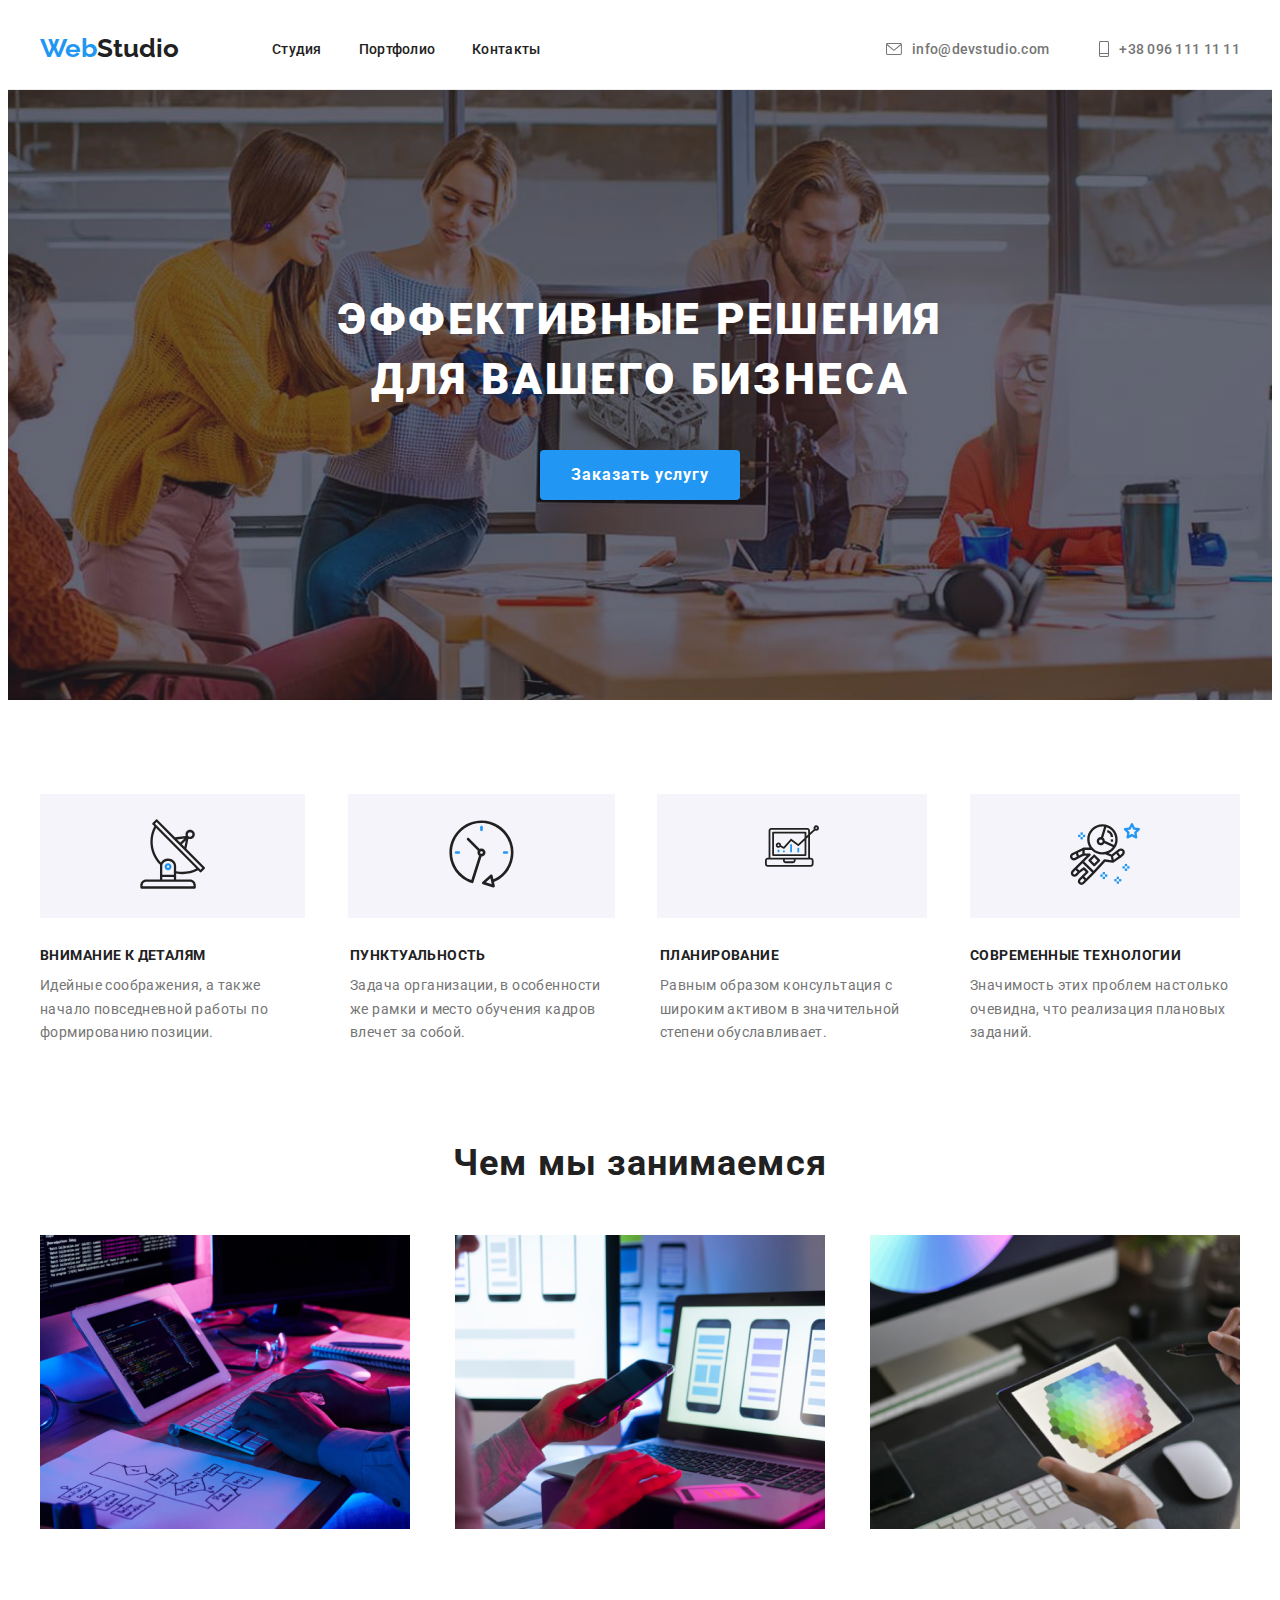
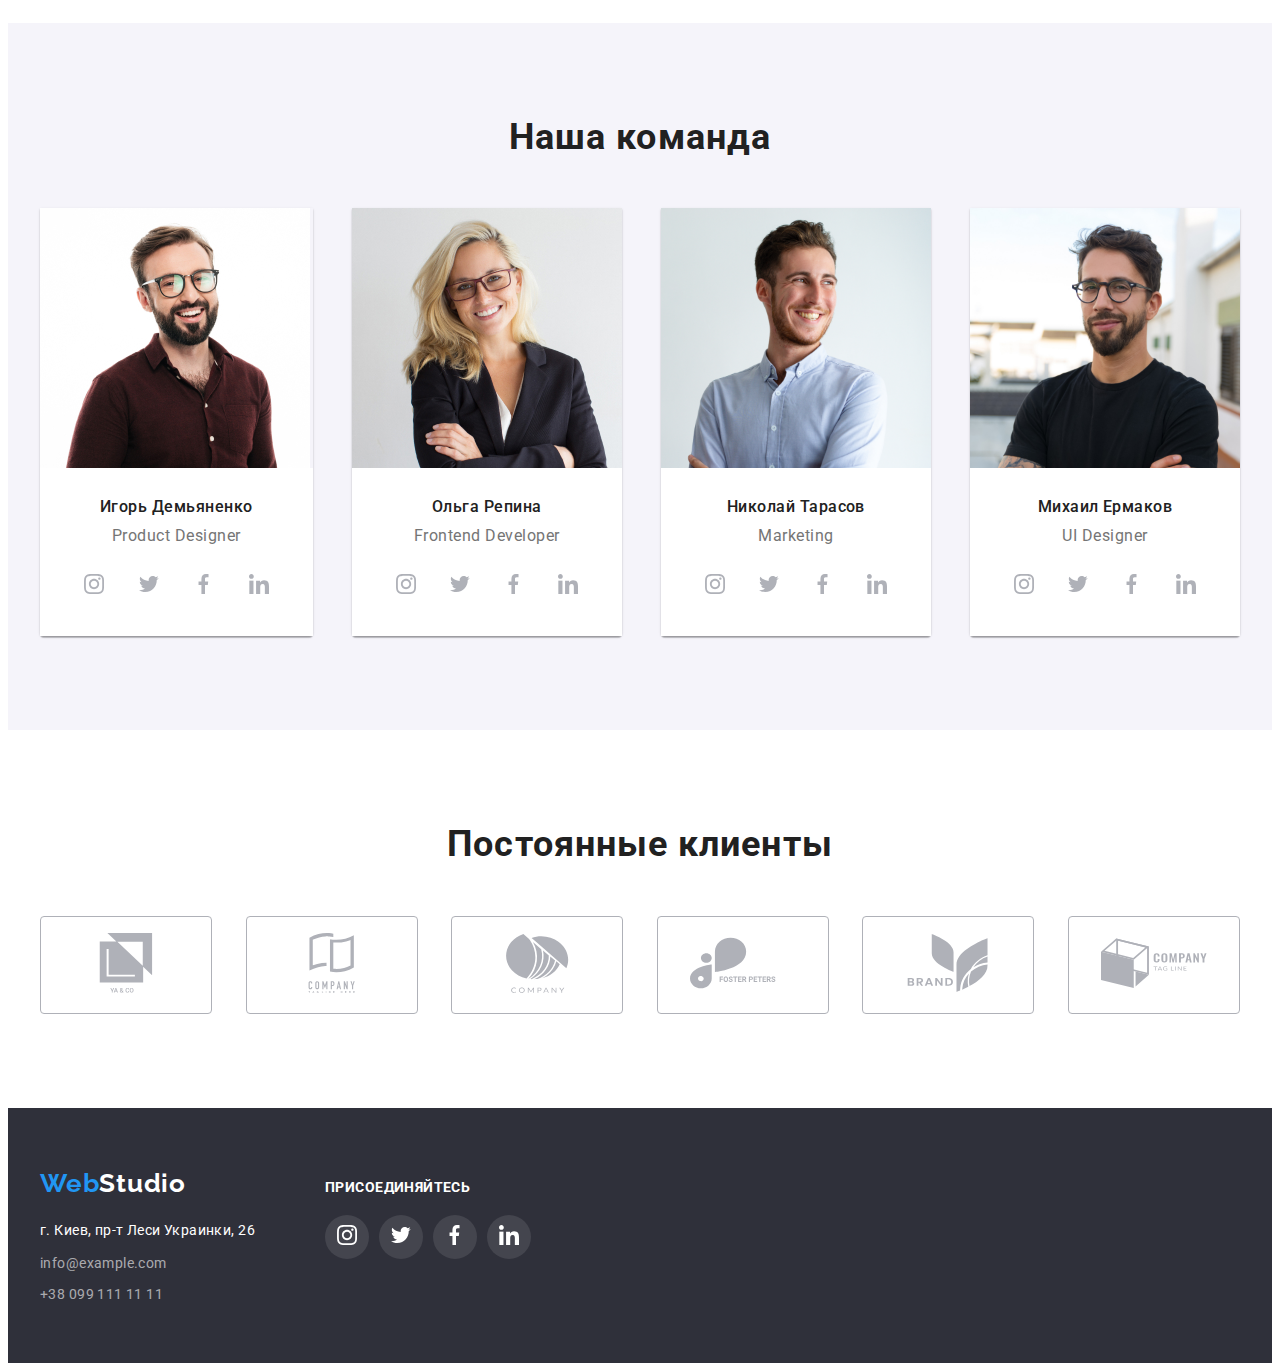
<file: index.html>
<!DOCTYPE html>
<html lang="ru">
<head>
    <meta charset="UTF-8">
    <meta http-equiv="X-UA-Compatible" content="IE=edge">
    <meta name="viewport" content="width=device-width, initial-scale=1.0">
    <title>WebStudio</title>
    <link rel="stylesheet" href="https://github.com/sindresorhus/modern-normalize/blob/main/modern-normalize.css">
    <link rel="preconnect" href="https://fonts.googleapis.com">
    <link rel="preconnect" href="https://fonts.gstatic.com" crossorigin>
    <link href="https://fonts.googleapis.com/css2?family=Raleway:wght@700&family=Roboto:wght@400;500;700;900&display=swap" rel="stylesheet">
    <link href="https://fonts.googleapis.com/css2?family=Raleway:wght@700&display=swap" rel="stylesheet">
    <link rel="stylesheet" href="css/style.css">

</head>
<body>
    <header class="header">
        <div class="conteiner header-conteiner">
        <nav class="heder-nav">
        <a href="index.html" class="header-logo link" lang="en">Web<span class="header-studio">Studio</span></a>
        <ul class="list header-list">
            <li class="header-item"><a href="index.html" class="header-link link">Студия</a></li>
            <li class="header-item"><a href="portfolio.html" class="header-link link">Портфолио</a></li>
            <li class="header-item"><a href="" class="header-link link">Контакты</a></li>
        </ul>
        </nav>
        <ul class="header-address list">
            <li class="header-address-item">
                <a href="mailto:info@devstudio.com" class="header-contacts link">
                    <svg class="header-address-icon" width="16" height="12">
                        <use href="symbol.svg#icon-envelope"></use>
                    </svg>
                   info@devstudio.com
                </a>
            </li>
            <li class="header-address-item">
                <a href="tel:+380961111111" class="header-contacts link">
                    <svg class="header-address-icon" width="10" height="16">
                        <use href="symbol.svg#icon-tel"></use>
                    </svg>
                    +38 096 111 11 11
                </a>
            </li>
        </ul>
        </div>  
    </header>
    <main>
        <section class="hero">
            <div class="hero-conteiner conteiner">
                <h1 class="hero-title">Эффективные решения<br> для вашего бизнеса</h1>
                <div class="hero-btn-position">
                <button type="button" class="hero-btn">Заказать услугу</button>
              </div>
            </div>
        </section>
        <section class="about section">
            <div  class="about-conteiner conteiner">
            <h2 class="about-title">Пусто</h2>
            <ul class="about-icon-list list">
                <li class="about-icon-item">
                    <svg class="about-icon" width="65" height="70">
                        <use href="symbol.svg#icon-Vector-1"></use>
                    </svg>
                </li>
                <li class="about-icon-item">
                    <svg class="about-icon" width="67" height="70">
                        <use href="symbol.svg#icon-Vector-2"></use>
                    </svg>
                </li>
                <li class="about-icon-item">
                    <svg class="about-icon" width="70" height="54">
                        <use href="symbol.svg#icon-Vector-3"></use>
                    </svg>
                </li>
                <li class="about-icon-item">
                    <svg class="about-icon" width="70" height="70">
                        <use href="symbol.svg#icon-Vector-4"></use>
                    </svg>
                </li>
            </ul>
            <ul class="about-list list">
                <li class="about-item">
                    <h3 class="about-third-title">Внимание к деталям</h3>
                    <p class="about-text">Идейные соображения, а также начало повседневной работы по формированию позиции.</p>
                </li>
                <li class="about-item">
                    <h3 class="about-third-title">Пунктуальность</h3>
                    <p class="about-text">Задача организации, в особенности же рамки и место обучения кадров влечет за собой.</p>
                </li>
                <li class="about-item">
                    <h3 class="about-third-title">Планирование</h3>
                    <p class="about-text">Равным образом консультация с широким активом в значительной степени обуславливает.</p>
                </li>
                <li class="about-item">
                    <h3 class="about-third-title">Современные технологии</h3>
                    <p class="about-text">Значимость этих проблем настолько очевидна, что реализация плановых заданий.</p>
                </li>
            </ul>
            </div>
        </section>

        <section class="reasons section">
            <div class="reasons-conteiner conteiner">
                <h2 class="reasons-title">Чем мы занимаемся</h2>
                <ul class="reasons-list list">
                    <li class="reasons-item">
                        <img src="images/koding.jpg" alt="пишем код" width="370" height="294">
                    </li>
                    <li class="reasons-item">
                        <img src="images/mobile.jpg" alt="мобильные приложение" width="370" height="294">
                    </li>
                    <li class="reasons-item">
                        <img src="images/designing.jpg" alt="разработка дизайна" width="370" height="294">
                    </li>
                </ul>
        </div>
            </section>
            <section class="masters section">
                <div class="masters-conteiner conteiner">
                    <h2 class="masters-title">Наша команда</h2>
                    <ul class="masters-list list">
                        <li class="masters-item">
                            <img src="images/designer.jpg" alt="Игорь Демьяненко" width="270" height="260">
                            <div class="masters-name">
                            <h3 class="masters-third-title">Игорь Демьяненко</h3>
                            <p class="masters-text">Product Designer</p>
                             </div>
                             <ul class="masters-social-list list">
                                <li class="masters-social-item">
                                    <a class="master-social-link link" href="">
                                   <svg class="masters-social-icon" width="20" height="20">
                                       <use href="symbol.svg#icon-inst"></use>
                                   </svg>
                                   </a>
                                </li>
                                 <li class="masters-social-item">
                                     <a class="master-social-link link" href="">
                                    <svg class="masters-social-icon" width="20" height="20">
                                        <use href="symbol.svg#icon-twit"></use>
                                    </svg>
                                 </a>
                                 </li>
                                 <li class="masters-social-item">
                                     <a class="master-social-link link" href="">
                                    <svg class="masters-social-icon" width="20" height="20">
                                        <use href="symbol.svg#icon-fb"></use>
                                    </svg>
                                  </a>
                                 </li>
                                 <li class="masters-social-item">
                                     <a class="master-social-link link" href="">
                                    <svg class="masters-social-icon" width="20" height="20">
                                        <use href="symbol.svg#icon-linkd"></use>
                                    </svg>
                                   </a>
                                 </li>
                             </ul>
                        </li>
                        <li class="masters-item">
                            <img src="images/developer.jpg" alt="Ольга Репина" width="270" height="260">
                            <div class="masters-name">
                            <h3 class="masters-third-title">Ольга Репина</h3>
                            <p class="masters-text">Frontend Developer</p>
                            </div>
                            <ul class="masters-social-list list">
                                <li class="masters-social-item">
                                    <a class="master-social-link link" href="">
                                   <svg class="masters-social-icon" width="20" height="20">
                                       <use href="symbol.svg#icon-inst"></use>
                                   </svg>
                                   </a>
                                </li>
                                 <li class="masters-social-item">
                                     <a class="master-social-link link" href="">
                                    <svg class="masters-social-icon" width="20" height="20">
                                        <use href="symbol.svg#icon-twit"></use>
                                    </svg>
                                 </a>
                                 </li>
                                 <li class="masters-social-item">
                                     <a class="master-social-link link" href="">
                                    <svg class="masters-social-icon" width="20" height="20">
                                        <use href="symbol.svg#icon-fb"></use>
                                    </svg>
                                  </a>
                                 </li>
                                 <li class="masters-social-item">
                                     <a class="master-social-link link" href="">
                                    <svg class="masters-social-icon" width="20" height="20">
                                        <use href="symbol.svg#icon-linkd"></use>
                                    </svg>
                                   </a>
                                 </li>
                             </ul>
                        </li>
                        <li class="masters-item">
                            <img src="images/marketing.jpg" alt="Николай Тарасов" width="270" height="260">
                            <div class="masters-name">
                            <h3 class="masters-third-title">Николай Тарасов</h3>
                            <p class="masters-text">Marketing</p>
                            </div>
                            <ul class="masters-social-list list">
                                <li class="masters-social-item">
                                    <a class="master-social-link link" href="">
                                   <svg class="masters-social-icon" width="20" height="20">
                                       <use href="symbol.svg#icon-inst"></use>
                                   </svg>
                                   </a>
                                </li>
                                 <li class="masters-social-item">
                                     <a class="master-social-link link" href="">
                                    <svg class="masters-social-icon" width="20" height="20">
                                        <use href="symbol.svg#icon-twit"></use>
                                    </svg>
                                 </a>
                                 </li>
                                 <li class="masters-social-item">
                                     <a class="master-social-link link" href="">
                                    <svg class="masters-social-icon" width="20" height="20">
                                        <use href="symbol.svg#icon-fb"></use>
                                    </svg>
                                  </a>
                                 </li>
                                 <li class="masters-social-item">
                                     <a class="master-social-link link" href="">
                                    <svg class="masters-social-icon" width="20" height="20">
                                        <use href="symbol.svg#icon-linkd"></use>
                                    </svg>
                                   </a>
                                 </li>
                                </ul>
                        </li>
                        <li class="masters-item">
                            <img src="images/uidesigner.jpg" alt="Михаил Ермаков" width="270" height="260">
                            <div class="masters-name">
                            <h3 class="masters-third-title">Михаил Ермаков</h3>
                            <p lang="en" class="masters-text">UI Designer</p>
                            </div>
                            <ul class="masters-social-list list">
                                <li class="masters-social-item">
                                    <a class="master-social-link link" href="">
                                   <svg class="masters-social-icon" width="20" height="20">
                                       <use href="symbol.svg#icon-inst"></use>
                                   </svg>
                                   </a>
                                </li>
                                 <li class="masters-social-item">
                                     <a class="master-social-link link" href="">
                                    <svg class="masters-social-icon" width="20" height="20">
                                        <use href="symbol.svg#icon-twit"></use>
                                    </svg>
                                 </a>
                                 </li>
                                 <li class="masters-social-item">
                                     <a class="master-social-link link" href="">
                                    <svg class="masters-social-icon" width="20" height="20">
                                        <use href="symbol.svg#icon-fb"></use>
                                    </svg>
                                  </a>
                                 </li>
                                 <li class="masters-social-item">
                                     <a class="master-social-link link" href="">
                                    <svg class="masters-social-icon" width="20" height="20">
                                        <use href="symbol.svg#icon-linkd"></use>
                                    </svg>
                                   </a>
                                 </li>
                             </ul>
                        </li>
            </ul>
        </div>
        </section>
        <section class="always-client section">
            <div class="conteiner">
            <h2 class="always-client-title">Постоянные клиенты</h2>
            <ul class="always-client-list list">
                <li class="always-client-item">
                    <a href="" class="always-client-link link">
                   <svg class="always-client-icon" width="106" height="60">
                       <use href="symbol.svg#icon-Union"></use>
                   </svg>
                  </a>
                </li>
                <li class="always-client-item">
                    <a href="">
                   <svg class="always-client-icon" width="106" height="60">
                       <use href="symbol.svg#icon-group"></use>
                   </svg>
                  </a>
                </li>
                <li class="always-client-item">
                    <a href="">
                   <svg class="always-client-icon" width="106" height="60">
                       <use href="symbol.svg#icon-group-1"></use>
                   </svg>
                  </a>
                </li>
                <li class="always-client-item">
                    <a href="">
                   <svg class="always-client-icon" width="106" height="60">
                       <use href="symbol.svg#icon-group-2"></use>
                   </svg>
                  </a>
                </li>
                <li class="always-client-item">
                    <a href="">
                   <svg class="always-client-icon" width="106" height="60">
                       <use href="symbol.svg#icon-group-3"></use>
                   </svg>
                  </a>
                </li>
                <li class="always-client-item">
                    <a href="">
                   <svg class="always-client-icon" width="106" height="60">
                       <use href="symbol.svg#icon-group-4"></use>
                   </svg>
                  </a>
                </li>
            </ul>
        </div>
        </section>
    </main>
    <footer class="footer">
        <div class="footer-conteiner conteiner">
            <div class="footer-left">
        <a class="footer-logo link" href="#">Web<span class="footer-studio">Studio</span></a>
        <address class="footer-address">
        <ul class="footer-address-list list">
            <li class="footer-address-item"><a class="footer-address-map link" href="https://goo.gl/maps/crR1cSMtYwbJjdkB9">г. Киев, пр-т Леси Украинки, 26</a></li>
            <li class="footer-address-item"><a class="footer-address-mail link" href="mailto:info@example.com" target="_blank">info@example.com</a></li>
            <li class="footer-address-item"><a class="footer-address-tel link" href="tel:+380991111111">+38 099 111 11 11</a></li>
        </ul> 
        </address>
            </div>
            <div class="footer-right">
                <h3 class="footer-third-title">Присоединяйтесь</h3>
                <ul class="footer-social-list list">
                    <li class="footer-social-item">
                        <a href="" class="link">
                       <svg class="footer-social-icon" width="20" height="20">
                           <use href="symbol.svg#icon-inst"></use>
                       </svg>
                       </a>
                    </li>
                    <li class="footer-social-item">
                        <a href="">
                       <svg class="footer-social-icon" width="20" height="20">
                           <use href="symbol.svg#icon-twit"></use>
                       </svg>
                    </a>
                    </li>
                    <li class="footer-social-item">
                        <a href="">
                       <svg class="footer-social-icon" width="20" height="20">
                           <use href="symbol.svg#icon-fb"></use>
                       </svg>
                     </a>
                    </li>
                    <li class="footer-social-item">
                        <a href="">
                       <svg class="footer-social-icon" width="20" height="20">
                           <use href="symbol.svg#icon-linkd"></use>
                       </svg>
                      </a>
                    </li>
                </ul>
            </div>
        </div>         
    </footer>
</body>
</html>
</file>
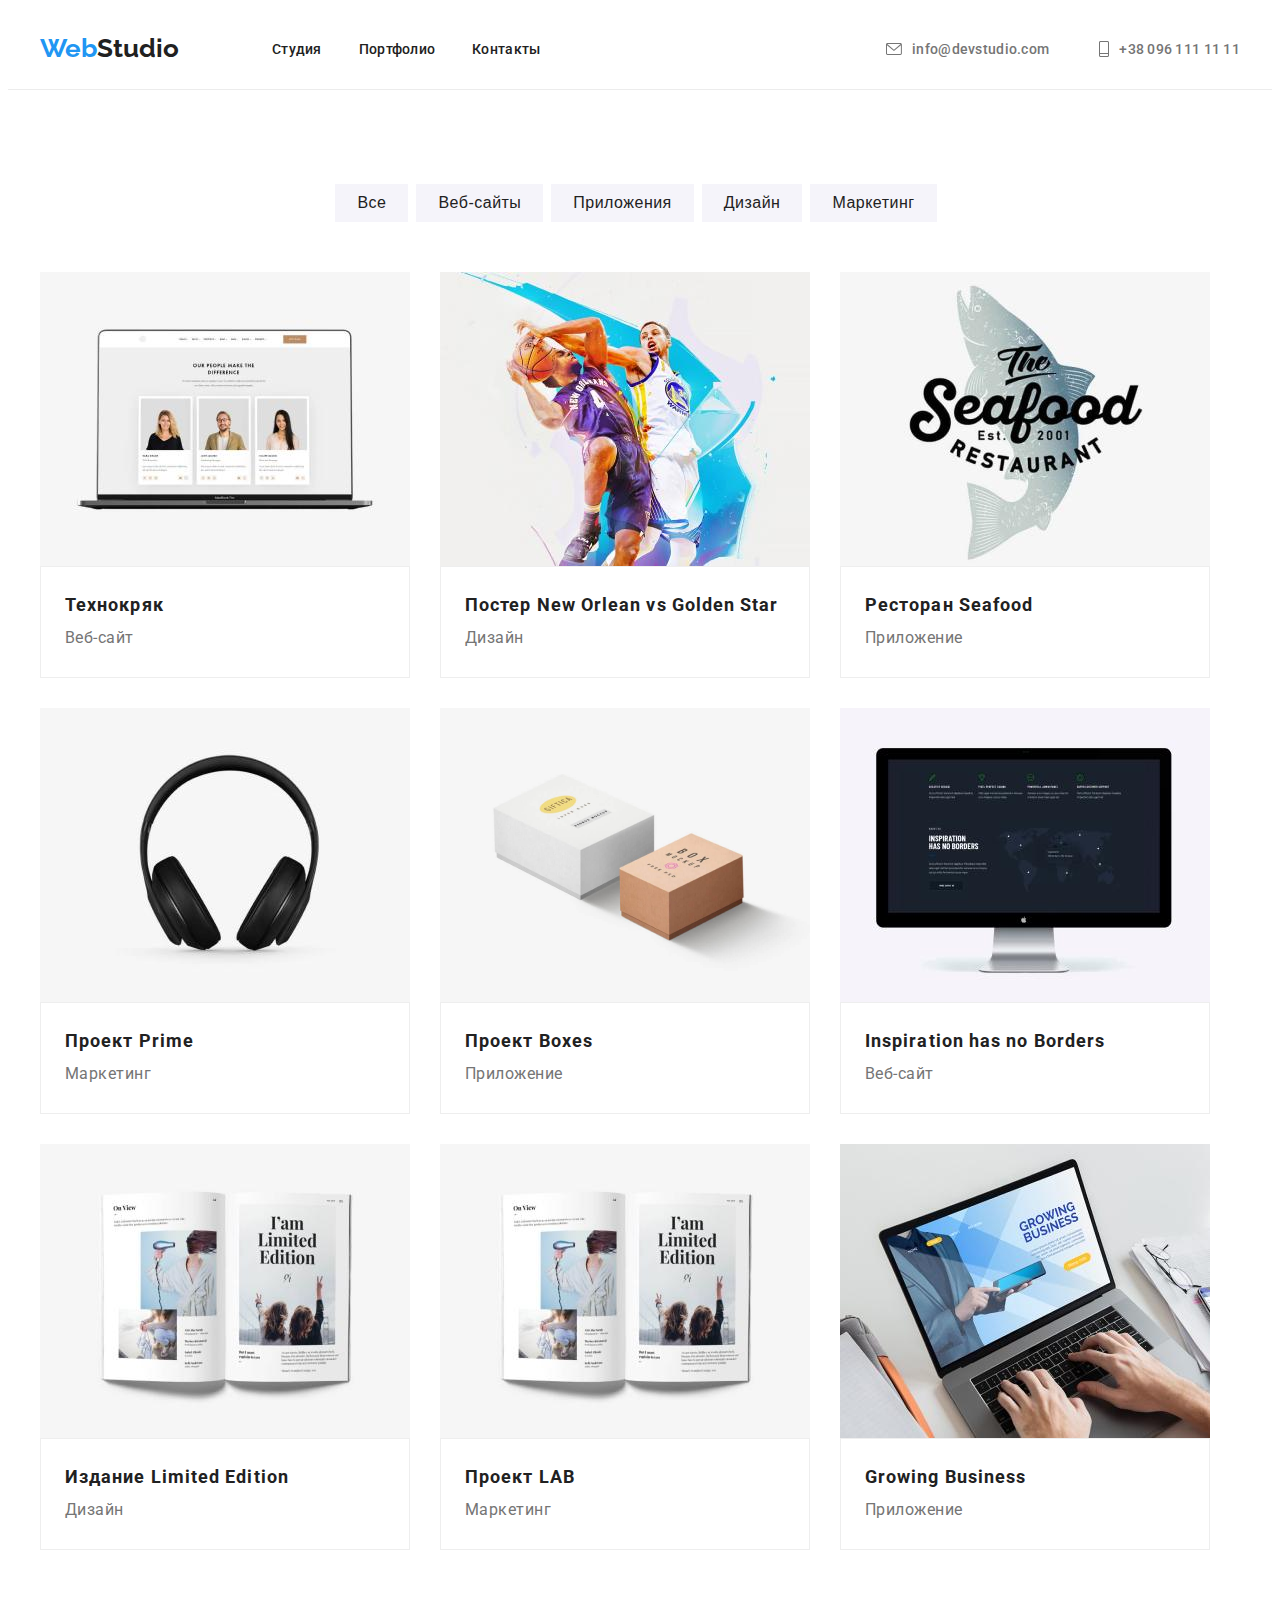
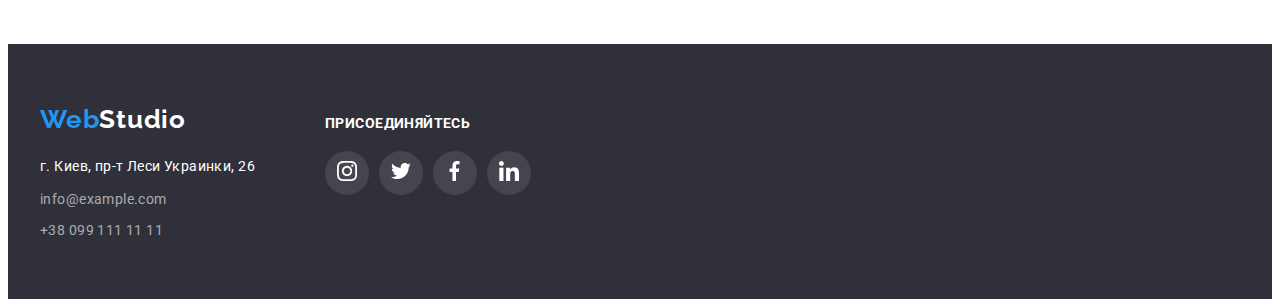
<file: portfolio.html>
<!DOCTYPE html>
<html lang="ru">
<head>
    <meta charset="UTF-8">
    <meta http-equiv="X-UA-Compatible" content="IE=edge">
    <meta name="viewport" content="width=device-width, initial-scale=1.0">
    <title>Портфолио</title>
    <link rel="preconnect" href="https://fonts.googleapis.com">
    <link rel="preconnect" href="https://fonts.gstatic.com" crossorigin>
    <link href="https://fonts.googleapis.com/css2?family=Raleway:wght@700&family=Roboto:wght@400;500;700;900&display=swap" rel="stylesheet">
    <link href="https://fonts.googleapis.com/css2?family=Raleway:wght@700&display=swap" rel="stylesheet">
    <link rel="stylesheet" href="css/style.css">
</head>
<body>
    <header class="header">
        <div class="conteiner header-conteiner">
        <nav class="heder-nav">
        <a href="index.html" class="header-logo link" lang="en">Web<span class="header-studio">Studio</span></a>
        <ul class="list header-list">
            <li class="header-item"><a href="index.html" class="header-link link">Студия</a></li>
            <li class="header-item"><a href="portfolio.html" class="header-link link">Портфолио</a></li>
            <li class="header-item"><a href="" class="header-link link">Контакты</a></li>
        </ul>
        </nav>
        <ul class="header-address list">
            <li class="header-address-item">
                <a href="mailto:info@devstudio.com" class="header-contacts link">
                    <svg class="header-address-icon" width="16" height="12">
                        <use href="symbol.svg#icon-envelope"></use>
                    </svg>
                   info@devstudio.com
                </a>
            </li>
            <li class="header-address-item">
                <a href="tel:+380961111111" class="header-contacts link">
                    <svg class="header-address-icon" width="10" height="16">
                        <use href="symbol.svg#icon-tel"></use>
                    </svg>
                    +38 096 111 11 11
                </a>
            </li>
        </ul>
        </div>  
    </header>
    <main>
    <section class="content section">
        <div class="content-conteiner conteiner">
        <h1 class="content-title">Пусто</h1>
        <ul class="content-list list">
            <li class="content-item"><button class="content-btn" type="button">Все</button></li>
            <li class="content-item"><button class="content-btn" type="button">Веб-сайты</button></li>
            <li class="content-item"><button class="content-btn" type="button">Приложения</button></li>
            <li class="content-item"><button class="content-btn" type="button">Дизайн</button></li>
            <li class="content-item"><button class="content-btn" type="button">Маркетинг</button></li>
        </ul>
        <ul class="second-content list">
            <li class="second-content-item">
                <a class="second-content-link link" href="">
                    <img class="second-content-img" src="images/notebook.jpg" alt="Технокряк" width="370" height="294">
                    <div class="card-item">
                    <h2 class="second-content-title">Технокряк</h2>
                    <p class="second-content-text">Веб-сайт</p>
                    </div>
                </a>
            </li>
            <li class="second-content-item">
                <a class="second-content-link link" href="">
                    <img class="second-content-img" src="images/basket.jpg" alt="баскетбол" width="370" height="294">
                    <div class="card-item">
                    <h2 class="second-content-title">Постер New Orlean vs Golden Star</h2>
                    <p class="second-content-text">Дизайн</p>
                     </div>  
                </a>
            </li>
            <li class="second-content-item">
                <a class="second-content-link link" href="">
                    <img class="second-content-img" src="images/restoran-logo.jpg" alt="лого ресторана" width="370" height="294">
                    <div class="card-item">
                    <h2 class="second-content-title">Ресторан Seafood</h2>
                    <p class="second-content-text">Приложение</p>
                    </div>
                </a>
            </li>
            <li class="second-content-item">
                <a class="second-content-link link" href="">
                    <img class="second-content-img" src="images/naushniki.jpg" alt="наушники" width="370" height="294">
                    <div class="card-item">
                    <h2 class="second-content-title">Проект Prime</h2>
                    <p class="second-content-text">Маркетинг</p>
                    </div>
                </a>
            </li>
            <li class="second-content-item">
                <a class="second-content-link link" href="">
                    <img class="second-content-img" src="images/boxes.png" alt="короки" width="370" height="294">
                    <div class="card-item">
                    <h2 class="second-content-title">Проект Boxes</h2>
                    <p class="second-content-text">Приложение</p>
                    </div>
                </a>
            </li>
            <li class="second-content-item">
                <a class="second-content-link link" href="">
                    <img class="second-content-img" src="images/imac.jpg" alt="аймак" width="370" height="294">
                    <div class="card-item">
                    <h2 class="second-content-title" lang="en">Inspiration has no Borders</h2>
                    <p class="second-content-text">Веб-сайт</p>
                    </div>
                </a>
            </li>
            <li class="second-content-item">
                <a class="second-content-link link" href="">
                    <img class="second-content-img" src="images/book.jpg" alt="книга" width="370" height="294">
                    <div class="card-item">
                    <h2 class="second-content-title">Издание Limited Edition</h2>
                    <p class="second-content-text">Дизайн</p>
                    </div>
                </a>
            </li>
            <li class="second-content-item">
                <a class="second-content-link link" href="">
                    <img class="second-content-img" src="images/book.jpg" alt="табличка" width="370" height="294">
                    <div class="card-item">
                    <h2 class="second-content-title">Проект LAB</h2>
                    <p class="second-content-text">Маркетинг</p>
                    </div>
                </a>
            </li>
            <li class="second-content-item">
                <a class="second-content-link link" href="">
                    <img class="second-content-img" src="images/working.jpg" alt="работа за ноутбуком" width="370" height="294">
                    <div class="card-item">
                    <h2 class="second-content-title">Growing Business</h2>
                    <p class="second-content-text">Приложение</p>
                    </div>
                </a>
            </li>
        </ul>
    </div>
    </section>
</main>
<footer class="footer">
    <div class="footer-conteiner conteiner">
        <div class="footer-left">
    <a class="footer-logo link" href="#">Web<span class="footer-studio">Studio</span></a>
    <address class="footer-address">
    <ul class="footer-address-list list">
        <li class="footer-address-item"><a class="footer-address-map link" href="https://goo.gl/maps/crR1cSMtYwbJjdkB9">г. Киев, пр-т Леси Украинки, 26</a></li>
        <li class="footer-address-item"><a class="footer-address-mail link" href="mailto:info@example.com" target="_blank">info@example.com</a></li>
        <li class="footer-address-item"><a class="footer-address-tel link" href="tel:+380991111111">+38 099 111 11 11</a></li>
    </ul> 
    </address>
        </div>
        <div class="footer-right">
            <h3 class="footer-third-title">Присоединяйтесь</h3>
            <ul class="footer-social-list list">
                <li class="footer-social-item">
                    <a href="" class="link">
                   <svg class="footer-social-icon" width="20" height="20">
                       <use href="symbol.svg#icon-inst"></use>
                   </svg>
                   </a>
                </li>
                <li class="footer-social-item">
                    <a href="">
                   <svg class="footer-social-icon" width="20" height="20">
                       <use href="symbol.svg#icon-twit"></use>
                   </svg>
                </a>
                </li>
                <li class="footer-social-item">
                    <a href="">
                   <svg class="footer-social-icon" width="20" height="20">
                       <use href="symbol.svg#icon-fb"></use>
                   </svg>
                 </a>
                </li>
                <li class="footer-social-item">
                    <a href="">
                   <svg class="footer-social-icon" width="20" height="20">
                       <use href="symbol.svg#icon-linkd"></use>
                   </svg>
                  </a>
                </li>
            </ul>
        </div>
    </div>         
</footer>
</body>
</html>
</file>
<file: css/style.css>
:root {
    --main-title-color: #ffffff;
    --second-title-color: #212121;
    --first-text-color: #757575;
    --second-text-color: rgba(255, 255, 255, 0.6);
    --logo-hover-color: #2196F3;
}

body {
    font-family: 'Roboto', sans-serif;
}

h1, h2, h3, h4, h5, h6, p {
    margin: 0;
}

ul {
    margin: 0;
    padding: 0;
}

img {
    display: block;
    max-width: 100%;
    height: auto;
}
button {
    cursor: pointer;
}

.conteiner {
    width: 1200px;
    padding-left: 15px;
    padding-right: 15px;
    margin: 0 auto;
}

.section {
    padding-top: 94px;
    padding-bottom: 94px;
    justify-content: center;
}

.list {
    list-style: none;
}

.link {
    text-decoration: none;
}

.header {
    border-bottom: 1px solid #ECECEC;
}

.heder-nav {
    display: flex;
    align-items: center;
}

.header-conteiner {
    display: flex;
    align-items: center;
    justify-content: space-between;
}

.header-address {
    display: flex;
}

.header-address-item {
    margin-right: 50px;
}
.header-address-item:last-child {
    margin-right: 0;
}

.header-logo {
    color: var(--logo-hover-color);
    font-weight: bold;
    font-size: 26px;
    line-height: 1.2;
    font-family: 'raleway';
    margin-right: 93px;
    padding-top: 25px;
    padding-bottom: 25px;
}
.header-studio {
    color: var(--second-title-color);
    font-weight: bold;
    font-size: 26px;
    line-height: 1.2;
    font-family: 'raleway';
}

.header-list {
    display: flex;
}

.header-item {
    margin-right: 37px;
}

.header-item:last-child {
    margin-right: 0;
}

.header-link {
    font-weight: 500;
    font-size: 14px;
    line-height: 1.15;
    letter-spacing: 0.02em;
    color: var(--second-title-color);
}
.header-link:hover {
    color: var(--logo-hover-color);
}
.header-contacts {
    font-style: normal;
    font-weight: 500;
    font-size: 14px;
    line-height: 1.15;
    letter-spacing: 0.02em;
    color: var(--first-text-color);
    display: flex;
    justify-content: center;
    align-items: center;
}
.header-contacts:hover {
    color: var(--logo-hover-color);
}

.header-contacts:hover .header-address-icon {
   fill: var(--logo-hover-color);
}

.header-address-icon {
    margin-right: 10px;
    fill: #757575;
}

.hero  {
    background-color: #2F303A66;
    background-image: linear-gradient(#2F303A66,rgba(47, 48, 58, 0.4)),url(../images/hero-fon.jpg);
    background-repeat: no-repeat;
    background-position: center;
    background-size: cover;
    max-width: 1600px;
    margin: 0 auto;
    padding-top: 200px;
    padding-bottom: 200px;
}


.hero-title {
    font-weight: 900;
    font-size: 44px;
    line-height: 1.36;
    color: var(--main-title-color);
    text-align: center;
    letter-spacing: 0.06em;
    text-transform: uppercase;
    padding-bottom: 40px;
}


.hero-btn {
    font-family: Roboto;
    font-weight: bold;
    font-size: 16px;
    line-height: 1.9;
    text-align: center;
    letter-spacing: 0.06em;
    display: flex;
    align-items: center;
    color: var(--main-title-color);
    background-color: #2196F3;
    width: 200px;
    height: 50px;
    box-shadow: 0px 4px 4px rgba(0, 0, 0, 0.15);
    border-radius: 4px;
    justify-content: center;
    margin: auto;
    border: none;
}



.about-title {
    display: none;
}

.about-icon-list {
    display: flex;
    margin: 0 auto;
    justify-content: space-between;
    margin-bottom: 30px;
}

.about-icon-item {
    padding: 25px 100px 25px 100px;
    align-items: center;
    justify-content: center;
    background-color: #F5F4FA;
}

.about-list {
    display: flex;
    margin: 0 auto;
    justify-content: space-between;
}


.about-third-title {
    font-weight: bold;
    font-size: 14px;
    line-height: 1.14;
    letter-spacing: 0.03em;
    text-transform: uppercase;
    color: var(--second-title-color);
}

.about-text {
    font-weight: normal;
    font-size: 14px;
    line-height: 1.7;
    letter-spacing: 0.03em;
    color: var(--first-text-color);
    margin-top: 10px;
    width: 270px;
    height: 75px;
}


.reasons {
    padding-top: 0;
}
.reasons-title {
    font-weight: bold;
    font-size: 36px;
    line-height: 1.16;
    text-align: center;
    letter-spacing: 0.03em;
    color: var(--second-title-color);
}

.reasons-list {
    display: flex;
    margin-top: 50px;
    justify-content: space-between;
}


.masters {
    background-color: #F5F4FA;;
}


.masters-title {
    font-weight: bold;
    font-size: 36px;
    line-height: 1.16;
    text-align: center;
    letter-spacing: 0.03em;
    color: var(--second-title-color);
}

.masters-list {
    display: flex;
    margin-top: 50px;
    justify-content: center;
    justify-content: space-between;
}

.masters-item {
    box-shadow: 0px 1px 3px rgba(0, 0, 0, 0.12), 0px 1px 1px rgba(0, 0, 0, 0.14), 0px 2px 1px rgba(0, 0, 0, 0.2);
border-radius: 0px 0px 4px 4px;
}

.masters-name {
    padding: 30px 60px 16px 60px;
    background-color: var(--main-title-color);
}

.masters-social-list {
    display: flex;
    margin: 0 auto;
    justify-content: center;
    justify-content: space-between;
    padding: 0px 32px 30px 32px;
    background-color: var(--main-title-color);
}
.master-social-link {
    border-radius: 50%;
    width: 44px;
    height: 44px;
    align-items: center;
    justify-content: center;
    display: flex;
}
.master-social-link:hover {
    background-color: var(--logo-hover-color);
}
.masters-social-item:hover .masters-social-icon {
    fill: var(--main-title-color);
}
.masters-social-icon {
    fill: #AFB1B8;
}
.masters-third-title {
    font-weight: 500;
    font-size: 16px;
    line-height: 1.18;
    text-align: center;
    letter-spacing: 0.03em;
    color: var(--second-title-color);
}

.masters-text {
    font-weight: normal;
    font-size: 16px;
    line-height: 1.18;
    text-align: center;
    letter-spacing: 0.03em;
    color: var(--first-text-color);
    padding-top: 10px;
}


.always-client-title {
    font-weight: bold;
    font-size: 36px;
    line-height: 1.16;
    text-align: center;
    letter-spacing: 0.03em;
    color: var(--second-title-color);
    margin-bottom: 50px;
}

.always-client-list {
    display: flex;
    margin-top: 0 auto;
    justify-content: space-between;
}

.always-client-item {
    display: flex;
    justify-content: center;
    align-items: center;
    border: 1px solid #AFB1B8;
    border-radius: 4px;
}
.always-client-item:hover {
    border-color: var(--logo-hover-color);
}
.always-client-item:hover .always-client-icon {
    fill: var(--logo-hover-color);
}

.always-client-icon {
    fill: #AFB1B8;
    padding: 16px 32px 16px 32px;
}




.footer {
    background-color: #2F303A;
    padding-top: 60px;
    padding-bottom: 60px;
}
.footer-conteiner {
    display: flex;
    align-items: baseline;
}

.footer-left {
    margin-right: 70px;
}

.footer-third-title {
    font-weight: bold;
    font-size: 14px;
    line-height: 16px;
    text-align: left;
    vertical-align: top;
    letter-spacing:  0.03em;
    color: var(--main-title-color);
    text-transform: uppercase;
    margin-bottom: 20px;
}

.footer-social-list {
    display: flex;
    justify-content: center;
    justify-content: space-between;
    
}
.footer-social-item {
    border-radius: 50%;
    width: 44px;
    height: 44px;
    align-items: center;
    justify-content: center;
    display: flex;
    background-color: rgba(255, 255, 255, 0.1);
    margin-right: 10px;
}
.footer-social-item:last-child {
    margin-right: 0;
}
.footer-social-item:hover {
    background-color: var(--logo-hover-color);
}
.footer-social-icon {
    fill: var(--main-title-color);
}
.footer-logo {
    font-family: Raleway;
    font-weight: bold;
    font-size: 26px;
    line-height: 1.19;
    letter-spacing: 0.03em;
    color: var(--logo-hover-color);
    }

.footer-studio {
    font-family: Raleway;
    font-weight: bold;
    font-size: 26px;
    line-height: 1.19;
    letter-spacing: 0.03em;
    color: var(--main-title-color)
}

.footer-address-list {
    margin-top: 20px;
}

.footer-address-item {
    margin-bottom: 9px;
}
.footer-address-item:last-child {
    margin-bottom: 0;
}

.footer-address-map {
    font-weight: normal;
    font-style: normal;
    font-size: 14px;
    line-height: 1.7;
    letter-spacing: 0.03em;
    color: var(--main-title-color);
}
.footer-address-map:hover {
    color: var(--main-title-color);
}

.footer-address-mail {
    font-weight: normal;
    font-style: normal;
    font-size: 14px;
    line-height: 1.7;
    letter-spacing: 0.03em;
    color: rgba(255, 255, 255, 0.6);
}
.footer-address-mail:hover {
    color: var(--main-title-color);
}

.footer-address-tel {
    font-weight: normal;
    font-style: normal;
    font-size: 14px;
    line-height: 1,7;
    letter-spacing: 0.03em;
    color:rgba(255, 255, 255, 0.6);
}
.footer-address-tel:hover {
    color: var(--main-title-color);
}


/*portfolio*/


.content-title {
    display: none;
}

.content-list {
    display: flex;
    justify-content: center;
    margin-bottom: 50px;
}

.content-item {
    margin-right: 8px;
}
..content-item:last-child {
    margin-right: 0;
}
.content-btn {
    font-weight: 500;
    font-size: 16px;
    line-height: 1.6;
    text-align: center;
    letter-spacing: 0.03em;
    color: var(--second-title-color);
    background-color: #F5F4FA;
    border: none;
    padding: 6px 22px 6px 22px;
}
.content-btn:hover {
    color: var(--main-title-color);
    background-color: var(--logo-hover-color);
}

.second-content {
    display: flex;
    flex-wrap: wrap;
    margin-top: -30px;
    margin-right: -30px;
}

.second-content-item {
    margin-right: 30px;
    margin-top: 30px;
   
}
.second-content-item:last-child {
    margin-right: 0;
}
.second-content-link {
    display: block;
}
.second-content-link:hover  {
    box-sizing: border-box;
    box-shadow: 0px 1px 1px rgba(0, 0, 0, 0.12), 0px 4px 4px rgba(0, 0, 0, 0.06), 1px 4px 6px rgba(0, 0, 0, 0.16);
}

.second-content-title {
    font-weight: bold;
    font-size: 18px;
    line-height: 2;
    letter-spacing: 0.06em;
    color: var(--second-title-color);
    }

.second-content-text {
    font-weight: normal;
    font-size: 16px;
    line-height: 30px;
    letter-spacing: 0.03em;
    color: var(--first-text-color);
    margin-bottom: 4px;
}

.card-item {
    padding: 20px 24px 20px 24px;
    border: 1px solid #EEEEEE;
}
</file>
